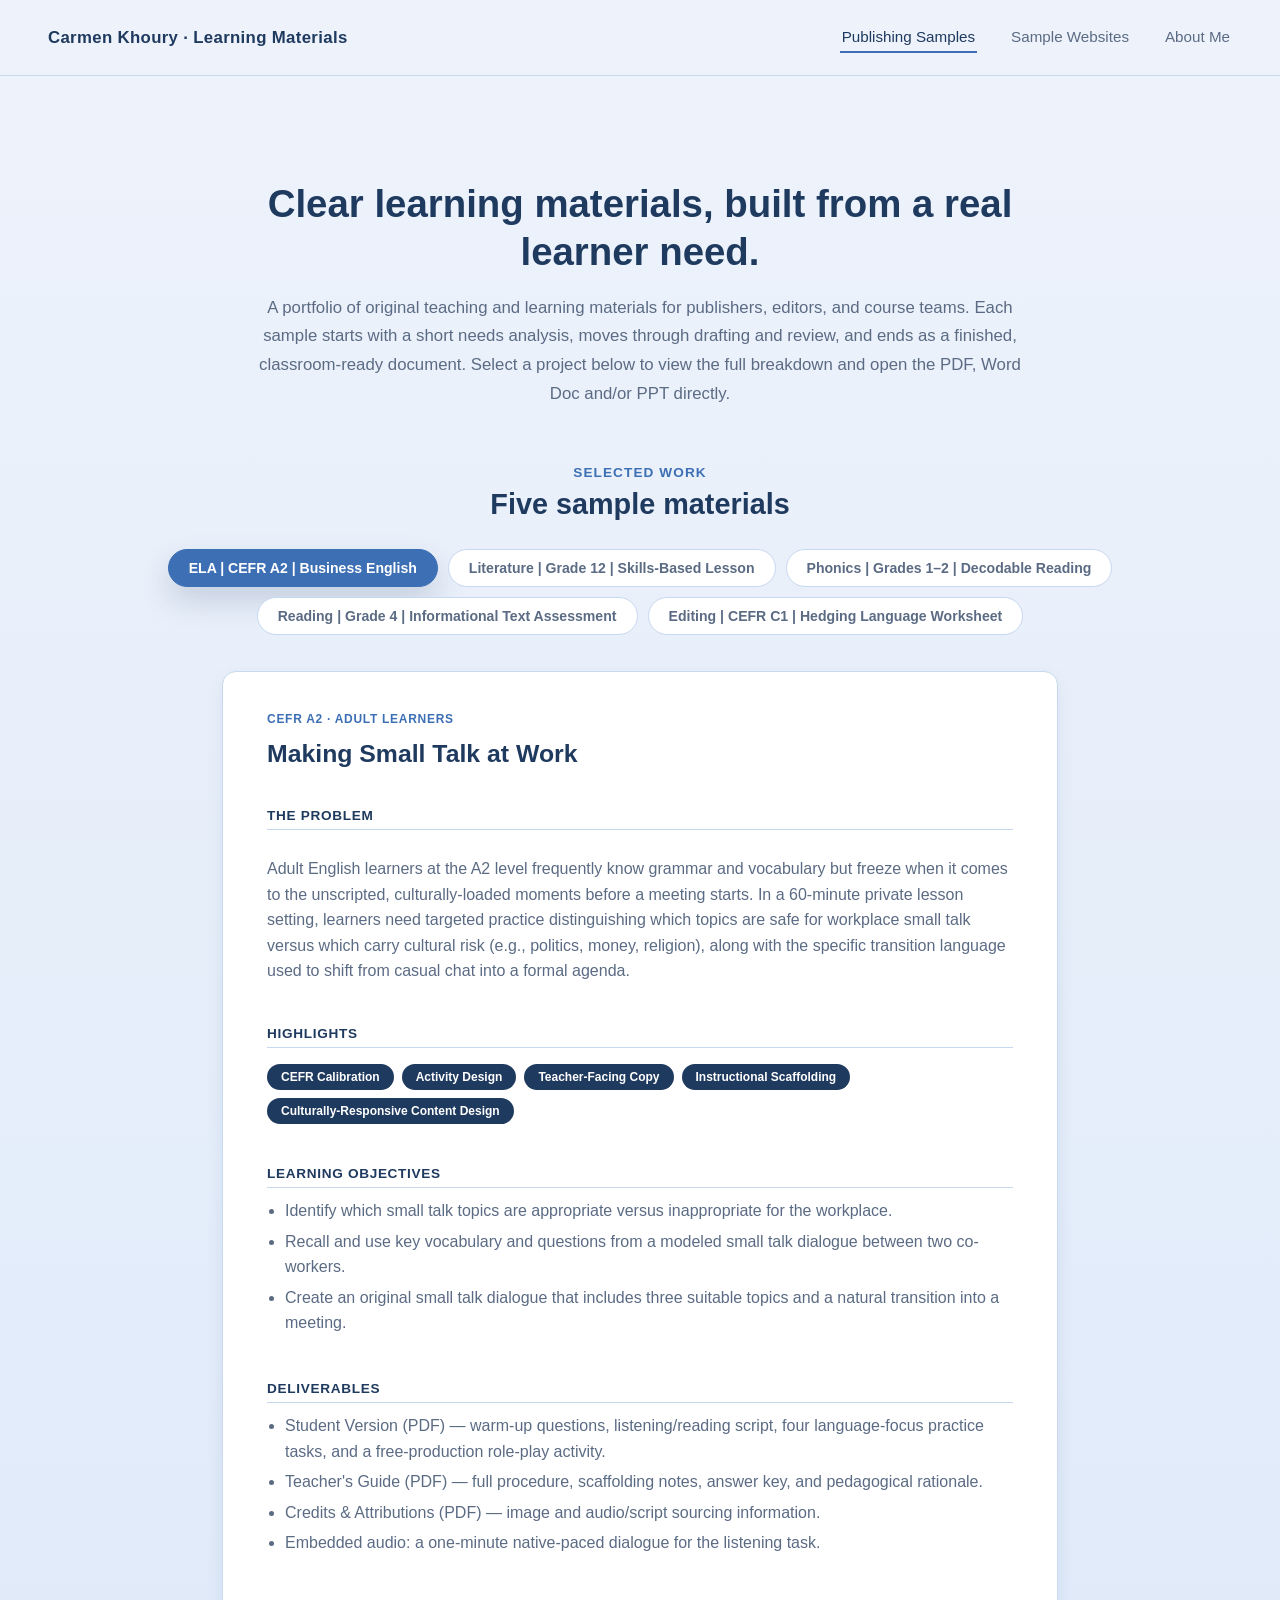
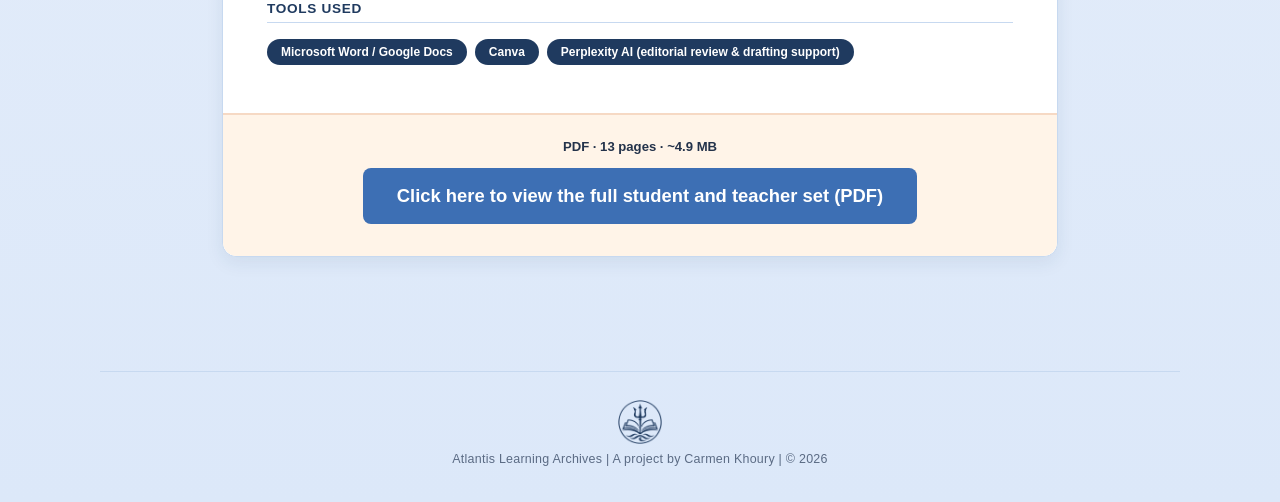
<file: index.html>
<!DOCTYPE html>
<html lang="en">
<head>
<meta charset="UTF-8" />
<meta name="viewport" content="width=device-width, initial-scale=1.0" />
<title>Publishing Samples | Carmen Khoury</title>
<link rel="stylesheet" href="styles.css?v=3" />
<style>
  .project-panel .summary,
  .project-panel .objectives-list li,
  .project-panel .materials-list li {
    font-size: 1rem;
    line-height: 1.6;
  }

  /* Full-width light-orange download band at the bottom of each panel */
  .download-band {
    margin: 28px -44px -36px;
    padding: 24px 44px 32px;
    background: #fff4e8;
    border-top: 2px solid #f6d9c4;
    border-radius: 0 0 var(--radius) var(--radius);
    text-align: center;
  }
  .download-band .file-specs {
    text-align: center;
    margin: 0 0 14px;
  }
  .download-band .pdf-button {
    display: inline-block;
    align-self: center;
    margin: 0 auto;
    padding: 16px 34px;
    font-size: 1.15rem;
    font-weight: 700;
    line-height: 1.3;
  }

  /* Two-button layout (products 3, 4 and 5) */
  .file-actions {
    display: grid;
    grid-template-columns: repeat(auto-fit, minmax(260px, 1fr));
    gap: 28px 32px;
  }
  .file-item {
    display: flex;
    flex-direction: column;
    align-items: stretch;
    gap: 14px;
  }
  .file-item .file-specs {
    margin: 0;
  }
  .file-item .pdf-button {
    margin: 0;
    align-self: stretch;
  }

  @media (max-width: 900px) {
    .download-band {
      margin: 24px -22px -26px;
      padding: 20px 22px 26px;
    }
  }
</style>
</head>
<body id="top">

<header class="site-header">
  <div class="brand">Carmen Khoury &middot; Learning Materials</div>
  <nav class="site-nav">
    <a href="index.html" class="active">Publishing Samples</a>
    <a href="sample-websites.html">Sample Websites</a>
    <a href="about.html">About Me</a>
  </nav>
</header>

<section class="hero">
  <h1>Clear learning materials, built from a real learner need.</h1>
  <p>
    A portfolio of original teaching and learning materials for publishers, editors, and course teams. Each
    sample starts with a short needs analysis, moves through drafting and review, and ends as a finished,
    classroom-ready document. Select a project below to view the full breakdown and open the PDF, Word Doc and/or PPT directly.
  </p>
</section>

<div class="section-heading">
  <span class="eyebrow">Selected Work</span>
  <h2>Five sample materials</h2>
</div>

<div class="project-tabs" role="tablist" aria-label="Portfolio projects">
  <button class="tab-button active" role="tab" aria-selected="true" aria-controls="panel-1" id="tab-1" data-target="panel-1">
    ELA | CEFR A2 | Business English
  </button>
  <button class="tab-button" role="tab" aria-selected="false" aria-controls="panel-2" id="tab-2" data-target="panel-2">
    Literature | Grade 12 | Skills-Based Lesson
  </button>
  <button class="tab-button" role="tab" aria-selected="false" aria-controls="panel-3" id="tab-3" data-target="panel-3">
    Phonics | Grades 1&ndash;2 | Decodable Reading
  </button>
  <button class="tab-button" role="tab" aria-selected="false" aria-controls="panel-4" id="tab-4" data-target="panel-4">
    Reading | Grade 4 | Informational Text Assessment
  </button>
  <button class="tab-button" role="tab" aria-selected="false" aria-controls="panel-5" id="tab-5" data-target="panel-5">
    Editing | CEFR C1 | Hedging Language Worksheet
  </button>
</div>

<div class="panel-stage">

  <div class="project-panel active" id="panel-1" role="tabpanel" aria-labelledby="tab-1">
    <span class="tag">CEFR A2 &middot; Adult Learners</span>
    <h3>Making Small Talk at Work</h3>

    <h4 class="subheading">The Problem</h4>
    <p class="summary">
      Adult English learners at the A2 level frequently know grammar and vocabulary but freeze
      when it comes to the unscripted, culturally-loaded moments before a meeting starts. In a
      60-minute private lesson setting, learners need targeted practice distinguishing which
      topics are safe for workplace small talk versus which carry cultural risk (e.g., politics,
      money, religion), along with the specific transition language used to shift from casual
      chat into a formal agenda.
    </p>

    <h4 class="subheading">Highlights</h4>
    <div class="skills-showcased">
      <span class="skill-tag">CEFR Calibration</span>
      <span class="skill-tag">Activity Design</span>
      <span class="skill-tag">Teacher-Facing Copy</span>
      <span class="skill-tag">Instructional Scaffolding</span>
      <span class="skill-tag">Culturally-Responsive Content Design</span>
    </div>

    <h4 class="subheading">Learning Objectives</h4>
    <ul class="objectives-list">
      <li>Identify which small talk topics are appropriate versus inappropriate for the workplace.</li>
      <li>Recall and use key vocabulary and questions from a modeled small talk dialogue between two co-workers.</li>
      <li>Create an original small talk dialogue that includes three suitable topics and a natural transition into a meeting.</li>
    </ul>

    <h4 class="subheading">Deliverables</h4>
    <ul class="materials-list">
      <li>Student Version (PDF) &mdash; warm-up questions, listening/reading script, four language-focus practice tasks, and a free-production role-play activity.</li>
      <li>Teacher's Guide (PDF) &mdash; full procedure, scaffolding notes, answer key, and pedagogical rationale.</li>
      <li>Credits &amp; Attributions (PDF) &mdash; image and audio/script sourcing information.</li>
      <li>Embedded audio: a one-minute native-paced dialogue for the listening task.</li>
    </ul>

    <h4 class="subheading">Tools Used</h4>
    <div class="skills-showcased">
      <span class="skill-tag">Microsoft Word / Google Docs</span>
      <span class="skill-tag">Canva</span>
      <span class="skill-tag">Perplexity AI (editorial review &amp; drafting support)</span>
    </div>

    <div class="download-band">
      <p class="file-specs">PDF &middot; 13 pages &middot; ~4.9 MB</p>
      <a class="pdf-button" href="sample-product-1.pdf" target="_blank" rel="noopener">Click here to view the full student and teacher set (PDF)</a>
    </div>
  </div>

  <div class="project-panel" id="panel-2" role="tabpanel" aria-labelledby="tab-2" hidden>
    <span class="tag">Grade 12 &middot; High School Literature</span>
    <h3>The Gift of the Magi</h3>

    <h4 class="subheading">The Problem</h4>
    <p class="summary">
      High school seniors often read literary classics passively, extracting plot without engaging
      in the language work, self-reflection, or spoken exchange that turns a story into a lasting
      lesson. In a 120-minute paired lesson, learners need structured support to decode O. Henry's
      dense, ironic vocabulary in context, process the story's twist ending critically, and connect
      it to their own lived experience through speaking and writing, not just comprehension
      questions.
    </p>

    <h4 class="subheading">Highlights</h4>
    <div class="skills-showcased">
      <span class="skill-tag">Integrated Skills Design</span>
      <span class="skill-tag">Paired Reading Structure</span>
      <span class="skill-tag">Vocabulary-in-Context</span>
      <span class="skill-tag">Literary Reflection</span>
      <span class="skill-tag">Compare/Contrast Language Focus</span>
    </div>

    <h4 class="subheading">Learning Objectives</h4>
    <ul class="objectives-list">
      <li>Use context clues to figure out the meaning of tricky words and phrases from the story.</li>
      <li>Explain how the surprise ending of "The Gift of the Magi" made them feel.</li>
      <li>Evaluate whether the characters in the story handled the situation well at the end.</li>
      <li>Compose a brief reflection about a meaningful gift-exchange experience from their own life.</li>
      <li>Compare and contrast their gift-giving experience with a partner's and with the story, using words like "similarly," "in contrast," and "unlike."</li>
    </ul>

    <h4 class="subheading">Deliverables</h4>
    <ul class="materials-list">
      <li>Student Version (PDF) &mdash; vocabulary warm-up, compare/contrast language study, paired reading activity, and a three-part reflection and sharing sequence.</li>
      <li>Teacher's Guide (PDF) &mdash; full procedure, timing breakdown, scaffolding notes, answer key, and pedagogical rationale.</li>
      <li>Paired Reading Chunks (PDF) &mdash; the story divided into alternating turns for two readers, keeping pacing and participation balanced.</li>
      <li>Credits &amp; Attributions (PDF) &mdash; public domain sourcing information for the story text.</li>
    </ul>

    <h4 class="subheading">Tools Used</h4>
    <div class="skills-showcased">
      <span class="skill-tag">Microsoft Word / Google Docs</span>
      <span class="skill-tag">Canva</span>
      <span class="skill-tag">Perplexity AI (editorial review &amp; drafting support)</span>
    </div>

    <div class="download-band">
      <p class="file-specs">PDF &middot; 18 pages &middot; ~5.1 MB</p>
      <a class="pdf-button" href="sample-product-2.pdf" target="_blank" rel="noopener">Click here to view the full student and teacher set (PDF)</a>
    </div>
  </div>

  <div class="project-panel" id="panel-3" role="tabpanel" aria-labelledby="tab-3" hidden>
    <span class="tag">Grades 1&ndash;2 &middot; Phonics</span>
    <h3>What Luke Can Do&ndash;What Luke Did Yesterday</h3>

    <h4 class="subheading">The Problem</h4>
    <p class="summary">
      First- and second-grade learners often read "-ed" words as if they had one sound, but the ending is
      spoken three ways: /t/, /d/ and /əd/. This teacher-led, 45-minute phonics lesson connects each base verb
      to its past-tense form through a short decodable story about Luke the friendly dino (inspired by my 4 year old nephew).
      Students read, sort, hear and spell the endings in context.
    </p>

    <h4 class="subheading">Highlights</h4>
    <div class="skills-showcased">
      <span class="skill-tag">Decodable reader</span>
      <span class="skill-tag">45-minute lesson</span>
      <span class="skill-tag">Grades 1&ndash;2</span>
      <span class="skill-tag">UFLI-inspired routines</span>
      <span class="skill-tag">Differentiation and extension</span>
      <span class="skill-tag">Built-in assessment</span>
    </div>

    <h4 class="subheading">Learning Objectives</h4>
    <ul class="objectives-list">
      <li>Read a base word and its "-ed" form.</li>
      <li>Listen to the last sound in the base word.</li>
      <li>Say whether "-ed" sounds like /t/, /d/ or /əd/ by listening to the last sound in the base word.</li>
      <li>Spell a sentence that includes an "-ed" word.</li>
    </ul>

    <h4 class="subheading">Deliverables</h4>
    <ul class="materials-list">
      <li>At-A-Glance (1 pg, PDF)</li>
      <li>Teacher's guide (8 pgs, PDF)</li>
      <li>Student decodable: "What Luke Can Do&ndash;What Luke Did Yesterday" (10 pgs, PDF)</li>
      <li>Teacher decodable: "What Luke Can Do&ndash;What Luke Did Yesterday" (10 slides, PPT)</li>
      <li>Credits and attributions (1 pg, PDF)</li>
    </ul>

    <h4 class="subheading">Tools Used</h4>
    <div class="skills-showcased">
      <span class="skill-tag">Perplexity AI (image generation and editorial feedback)</span>
      <span class="skill-tag">UFLI Foundations (inspiration and guidance)</span>
      <span class="skill-tag">Microsoft Word and PDF export</span>
      <span class="skill-tag">PowerPoint</span>
      <span class="skill-tag">Canva</span>
    </div>

    <div class="download-band">
      <div class="file-actions">
        <div class="file-item">
          <p class="file-specs">PDF &middot; 20 pages &middot; ~2.0 MB</p>
          <a class="pdf-button" href="sample-product-3.pdf" target="_blank" rel="noopener">Click here to view the teacher's guide and student decodable (PDF)</a>
        </div>
        <div class="file-item">
          <p class="file-specs">PPT &middot; 10 slides &middot; ~17.0 MB</p>
          <a class="pdf-button" href="sample-product-3.pptx" download>Click here to download the teacher decodable slides (PPT)</a>
        </div>
      </div>
    </div>
  </div>

  <div class="project-panel" id="panel-4" role="tabpanel" aria-labelledby="tab-4" hidden>
    <span class="tag">Grade 4 &middot; Informational Reading</span>
    <h3>Grade 4 Informational Reading Assessment: Learning to Prepare Food</h3>

    <h4 class="subheading">The Problem</h4>
    <p class="summary">
      Fourth-grade readers often struggle to separate a text's main idea from interesting but minor details, and to
      explain how key details support it. This 20&ndash;25-minute assessment uses an original informational passage
      with paragraph and line labels. It asks eight selected-response questions aligned to RI.4.2: main idea,
      supporting details, and summarizing.
    </p>

    <h4 class="subheading">Highlights</h4>
    <div class="skills-showcased">
      <span class="skill-tag">RI.4.2 alignment</span>
      <span class="skill-tag">Original informational passage</span>
      <span class="skill-tag">Item writing</span>
      <span class="skill-tag">Distractor rationales</span>
      <span class="skill-tag">Answer key and scoring notes</span>
    </div>

    <h4 class="subheading">Learning Objectives</h4>
    <ul class="objectives-list">
      <li>Determine the main idea of an informational text.</li>
      <li>Identify key details that support the main idea.</li>
      <li>Select relevant details for a summary.</li>
    </ul>

    <h4 class="subheading">Deliverables</h4>
    <ul class="materials-list">
      <li>Student Assessment (3 pgs, PDF) &mdash; directions, labeled reading passage, and eight selected-response questions.</li>
      <li>Teacher Version (6 pgs, PDF) &mdash; at-a-glance page, assessment design notes, item analysis with distractor rationales, answer key, scoring guidance, and credits.</li>
    </ul>

    <h4 class="subheading">Tools Used</h4>
    <div class="skills-showcased">
      <span class="skill-tag">Perplexity AI (passage drafting and editorial feedback)</span>
      <span class="skill-tag">Microsoft Word and PDF export</span>
      <span class="skill-tag">Canva</span>
    </div>

    <div class="download-band">
      <div class="file-actions">
        <div class="file-item">
          <p class="file-specs">PDF &middot; 3 pages &middot; ~0.2 MB</p>
          <a class="pdf-button" href="sample-product-4-student-assessment.pdf" target="_blank" rel="noopener">Click here to view the Student Assessment (PDF)</a>
        </div>
        <div class="file-item">
          <p class="file-specs">PDF &middot; 6 pages &middot; ~0.3 MB</p>
          <a class="pdf-button" href="sample-product-4-teacher-version.pdf" target="_blank" rel="noopener">Click here to view the Teacher Version with answer key (PDF)</a>
        </div>
      </div>
    </div>
  </div>

  <div class="project-panel" id="panel-5" role="tabpanel" aria-labelledby="tab-5" hidden>
    <span class="tag">CEFR C1 &middot; Adult Learners &middot; Editing Sample</span>
    <h3>Sounding Cautious in Academic and Professional Discussions: A Before-and-After Edit</h3>

    <h4 class="subheading">The Problem</h4>
    <p class="summary">
      Advanced English learners at the C1 level often sound blunt or overconfident in workplace and academic writing
      because they have not learned to soften claims with hedging language (e.g., <em>may</em>, <em>seem</em>,
      <em>arguably</em>). This 45-minute worksheet arrived with an objective that could not be observed, tasks in an order
      that did not build knowledge, two errors in the language box, unclear instructions, and a reading extract with no
      hedging in it. The edit rebuilds the lesson into a clear sequence and shows every change, with comments explaining
      the reasoning.
    </p>

    <h4 class="subheading">Highlights</h4>
    <div class="skills-showcased">
      <span class="skill-tag">Developmental Editing</span>
      <span class="skill-tag">Copyediting</span>
      <span class="skill-tag">Tracked Changes and Comments</span>
      <span class="skill-tag">Lesson Sequencing</span>
      <span class="skill-tag">Content Accuracy Review</span>
      <span class="skill-tag">Answer Key Revision</span>
    </div>

    <h4 class="subheading">Learning Objectives</h4>
    <ul class="objectives-list">
      <li>Identify hedging-related vocabulary to complete sentences.</li>
      <li>Illustrate the use of hedging language in an extract of a report.</li>
      <li>Compose a 250-word report that uses hedging vocabulary to describe a personal work or school experience.</li>
    </ul>

    <h4 class="subheading">Deliverables</h4>
    <ul class="materials-list">
      <li>Original Version (1 pg) &mdash; the flawed worksheet as first drafted.</li>
      <li>Edited Version with Comments (4 pgs) &mdash; tracked changes and margin comments explaining the key decisions.</li>
      <li>Revised Final Version (3 pgs) &mdash; the student-ready worksheet with a corrected answer key.</li>
      <li>Available as one complete package in two formats: a PDF to view and a Word document to download.</li>
    </ul>

    <h4 class="subheading">Tools Used</h4>
    <div class="skills-showcased">
      <span class="skill-tag">Microsoft Word (Track Changes and Comments)</span>
      <span class="skill-tag">Perplexity AI (draft generation and editorial feedback)</span>
      <span class="skill-tag">PDF export</span>
    </div>

    <div class="download-band">
      <div class="file-actions">
        <div class="file-item">
          <p class="file-specs">PDF &middot; 14 pages &middot; ~0.4 MB</p>
          <a class="pdf-button" href="sample-product-5.pdf" target="_blank" rel="noopener">Click here to view the complete editing package (PDF)</a>
        </div>
        <div class="file-item">
          <p class="file-specs">Word &middot; 14 pages &middot; ~0.1 MB</p>
          <a class="pdf-button" href="sample-product-5.docx" download>Click here to download the complete editing package (Word)</a>
        </div>
      </div>
    </div>
  </div>

</div>

<footer class="site-footer">
  <p class="atlantis-credit"><img src="assets/img/atlantis-insignia.png?v=2" alt="Atlantis Learning Archives insignia"><span>Atlantis Learning Archives | A project by Carmen Khoury | © 2026</span></p>
</footer>

<script>
  document.addEventListener('DOMContentLoaded', function () {
    var tabs = document.querySelectorAll('.tab-button');
    var panels = document.querySelectorAll('.project-panel');

    tabs.forEach(function (tab) {
      tab.addEventListener('click', function () {
        var targetId = tab.getAttribute('data-target');

        tabs.forEach(function (t) {
          t.classList.remove('active');
          t.setAttribute('aria-selected', 'false');
        });
        panels.forEach(function (p) {
          p.classList.remove('active');
          p.setAttribute('hidden', '');
        });

        tab.classList.add('active');
        tab.setAttribute('aria-selected', 'true');

        var targetPanel = document.getElementById(targetId);
        if (targetPanel) {
          targetPanel.classList.add('active');
          targetPanel.removeAttribute('hidden');
        }
      });
    });
  });
</script>

</body>
</html>
</file>
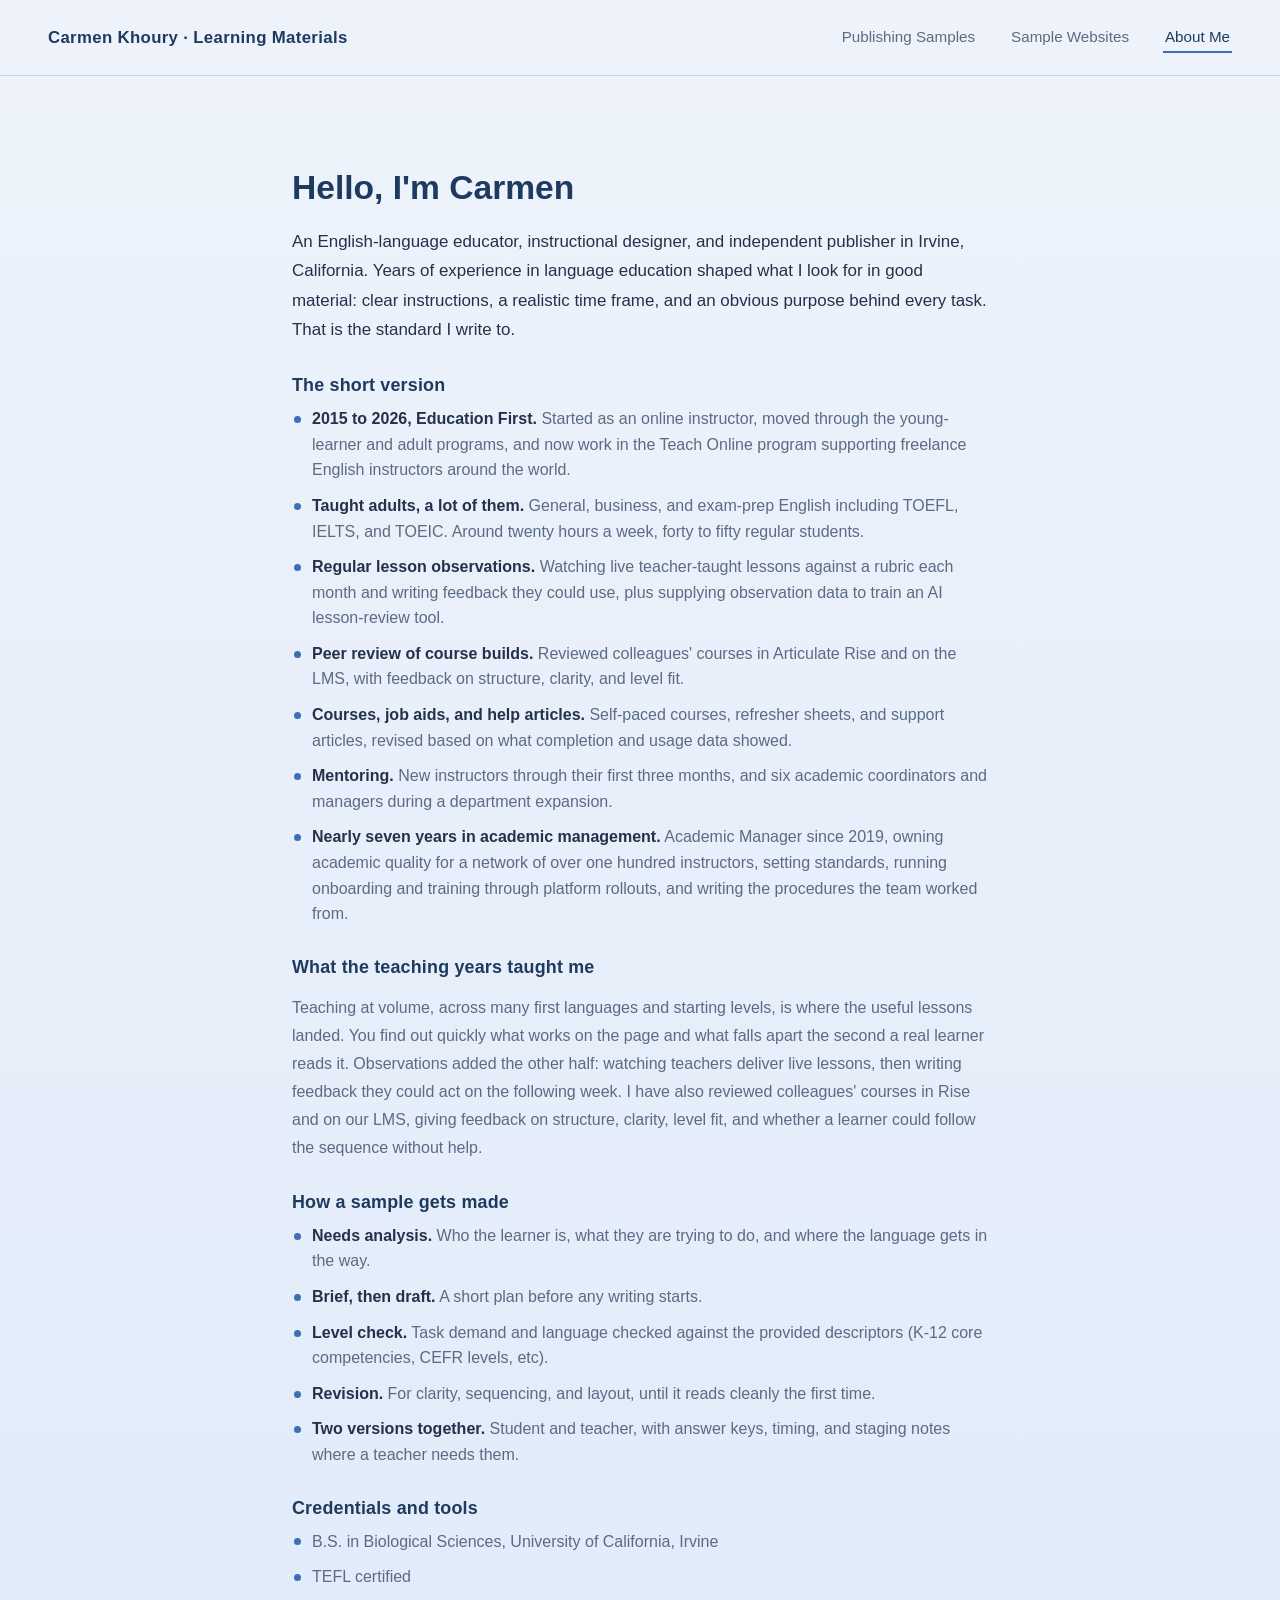
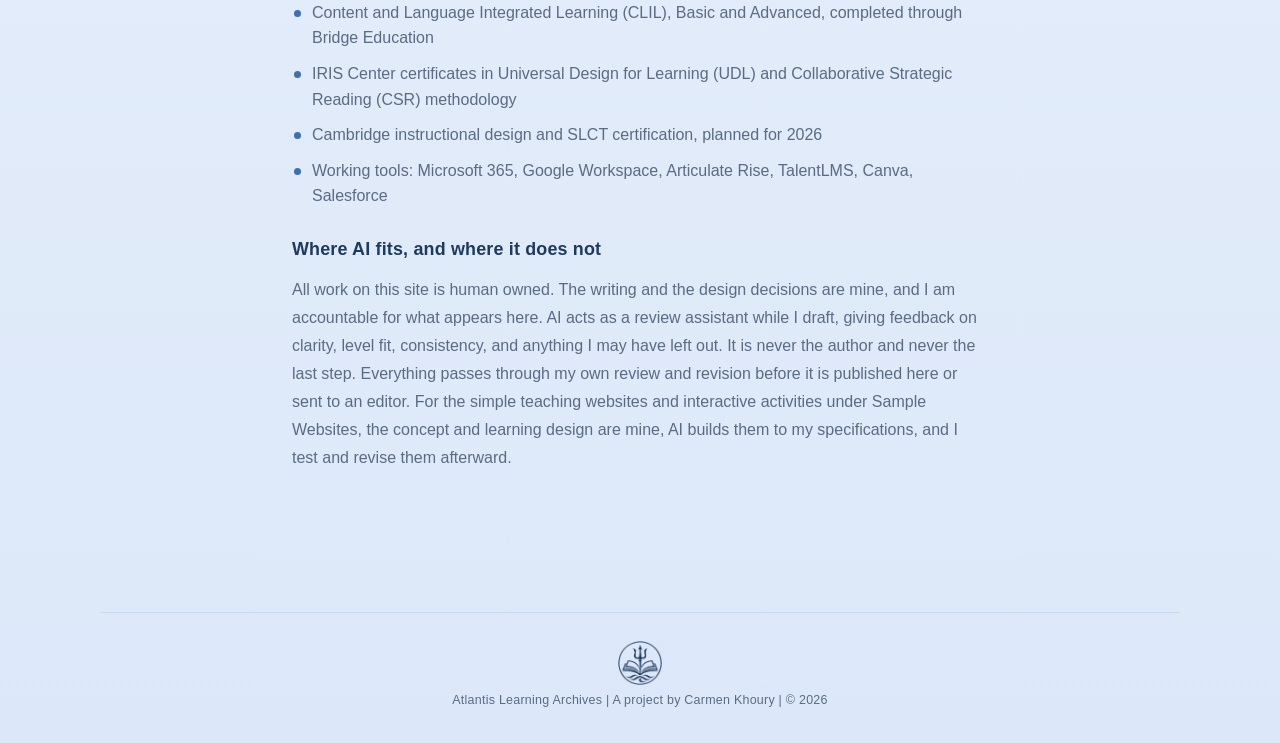
<file: about.html>
<!DOCTYPE html>
<html lang="en">
<head>
<meta charset="UTF-8" />
<meta name="viewport" content="width=device-width, initial-scale=1.0" />
<title>About Me | Carmen Khoury</title>
<link rel="stylesheet" href="styles.css?v=3" />
</head>
<body>

<header class="site-header">
  <div class="brand">Carmen Khoury &middot; Learning Materials</div>
  <nav class="site-nav">
    <a href="index.html">Publishing Samples</a>
    <a href="sample-websites.html">Sample Websites</a>
    <a href="about.html" class="active">About Me</a>
  </nav>
</header>

<div class="page-content">
  <h1>Hello, I'm Carmen</h1>

  <p class="lede">
    An English-language educator, instructional designer, and independent publisher in Irvine, California. Years of experience in
    language education shaped what I look for in good material: clear instructions, a realistic time frame, and an
    obvious purpose behind every task. That is the standard I write to.
  </p>

  <h2>The short version</h2>
  <ul class="facts">
    <li><strong>2015 to 2026, Education First.</strong> Started as an online instructor, moved through the
      young-learner and adult programs, and now work in the Teach Online program supporting freelance English
      instructors around the world.</li>
    <li><strong>Taught adults, a lot of them.</strong> General, business, and exam-prep English including TOEFL,
      IELTS, and TOEIC. Around twenty hours a week, forty to fifty regular students.</li>
    <li><strong>Regular lesson observations.</strong> Watching live teacher-taught lessons against a rubric each
      month and writing feedback they could use, plus supplying observation data to train an AI lesson-review
      tool.</li>
    <li><strong>Peer review of course builds.</strong> Reviewed colleagues' courses in Articulate Rise and on the
      LMS, with feedback on structure, clarity, and level fit.</li>
    <li><strong>Courses, job aids, and help articles.</strong> Self-paced courses, refresher sheets, and support
      articles, revised based on what completion and usage data showed.</li>
    <li><strong>Mentoring.</strong> New instructors through their first three months, and six academic
      coordinators and managers during a department expansion.</li>
    <li><strong>Nearly seven years in academic management.</strong> Academic Manager since 2019, owning academic
      quality for a network of over one hundred instructors, setting standards, running onboarding and training
      through platform rollouts, and writing the procedures the team worked from.</li>
  </ul>

  <h2>What the teaching years taught me</h2>
  <p>
    Teaching at volume, across many first languages and starting levels, is where the useful lessons landed. You
    find out quickly what works on the page and what falls apart the second a real learner reads it. Observations
    added the other half: watching teachers deliver live lessons, then writing feedback they could act on the
    following week. I have also reviewed colleagues' courses in Rise and on our LMS, giving feedback on structure,
    clarity, level fit, and whether a learner could follow the sequence without help.
  </p>

  <h2>How a sample gets made</h2>
  <ul class="facts">
    <li><strong>Needs analysis.</strong> Who the learner is, what they are trying to do, and where the language
      gets in the way.</li>
    <li><strong>Brief, then draft.</strong> A short plan before any writing starts.</li>
    <li><strong>Level check.</strong> Task demand and language checked against the provided descriptors (K-12 core competencies, CEFR levels, etc).</li>
    <li><strong>Revision.</strong> For clarity, sequencing, and layout, until it reads cleanly the first time.</li>
    <li><strong>Two versions together.</strong> Student and teacher, with answer keys, timing, and staging notes
      where a teacher needs them.</li>
  </ul>

  <h2>Credentials and tools</h2>
  <ul class="facts">
    <li>B.S. in Biological Sciences, University of California, Irvine</li>
    <li>TEFL certified</li>
    <li>Content and Language Integrated Learning (CLIL), Basic and Advanced, completed through Bridge
      Education</li>
    <li>IRIS Center certificates in Universal Design for Learning (UDL) and Collaborative Strategic Reading (CSR)
      methodology</li>
    <li>Cambridge instructional design and SLCT certification, planned for 2026</li>
    <li>Working tools: Microsoft 365, Google Workspace, Articulate Rise, TalentLMS, Canva, Salesforce</li>
  </ul>

  <h2>Where AI fits, and where it does not</h2>
  <p>
    All work on this site is human owned. The writing and the design decisions are mine, and I am accountable for
    what appears here. AI acts as a review assistant while I draft, giving feedback on clarity, level fit,
    consistency, and anything I may have left out. It is never the author and never the last step. Everything
    passes through my own review and revision before it is published here or sent to an editor. For the simple
    teaching websites and interactive activities under Sample Websites, the concept and learning design are mine,
    AI builds them to my specifications, and I test and revise them afterward.
  </p>
</div>

<footer class="site-footer">
  <p class="atlantis-credit"><img src="assets/img/atlantis-insignia.png?v=2" alt="Atlantis Learning Archives insignia"><span>Atlantis Learning Archives | A project by Carmen Khoury | © 2026</span></p>
</footer>

</body>
</html>
</file>
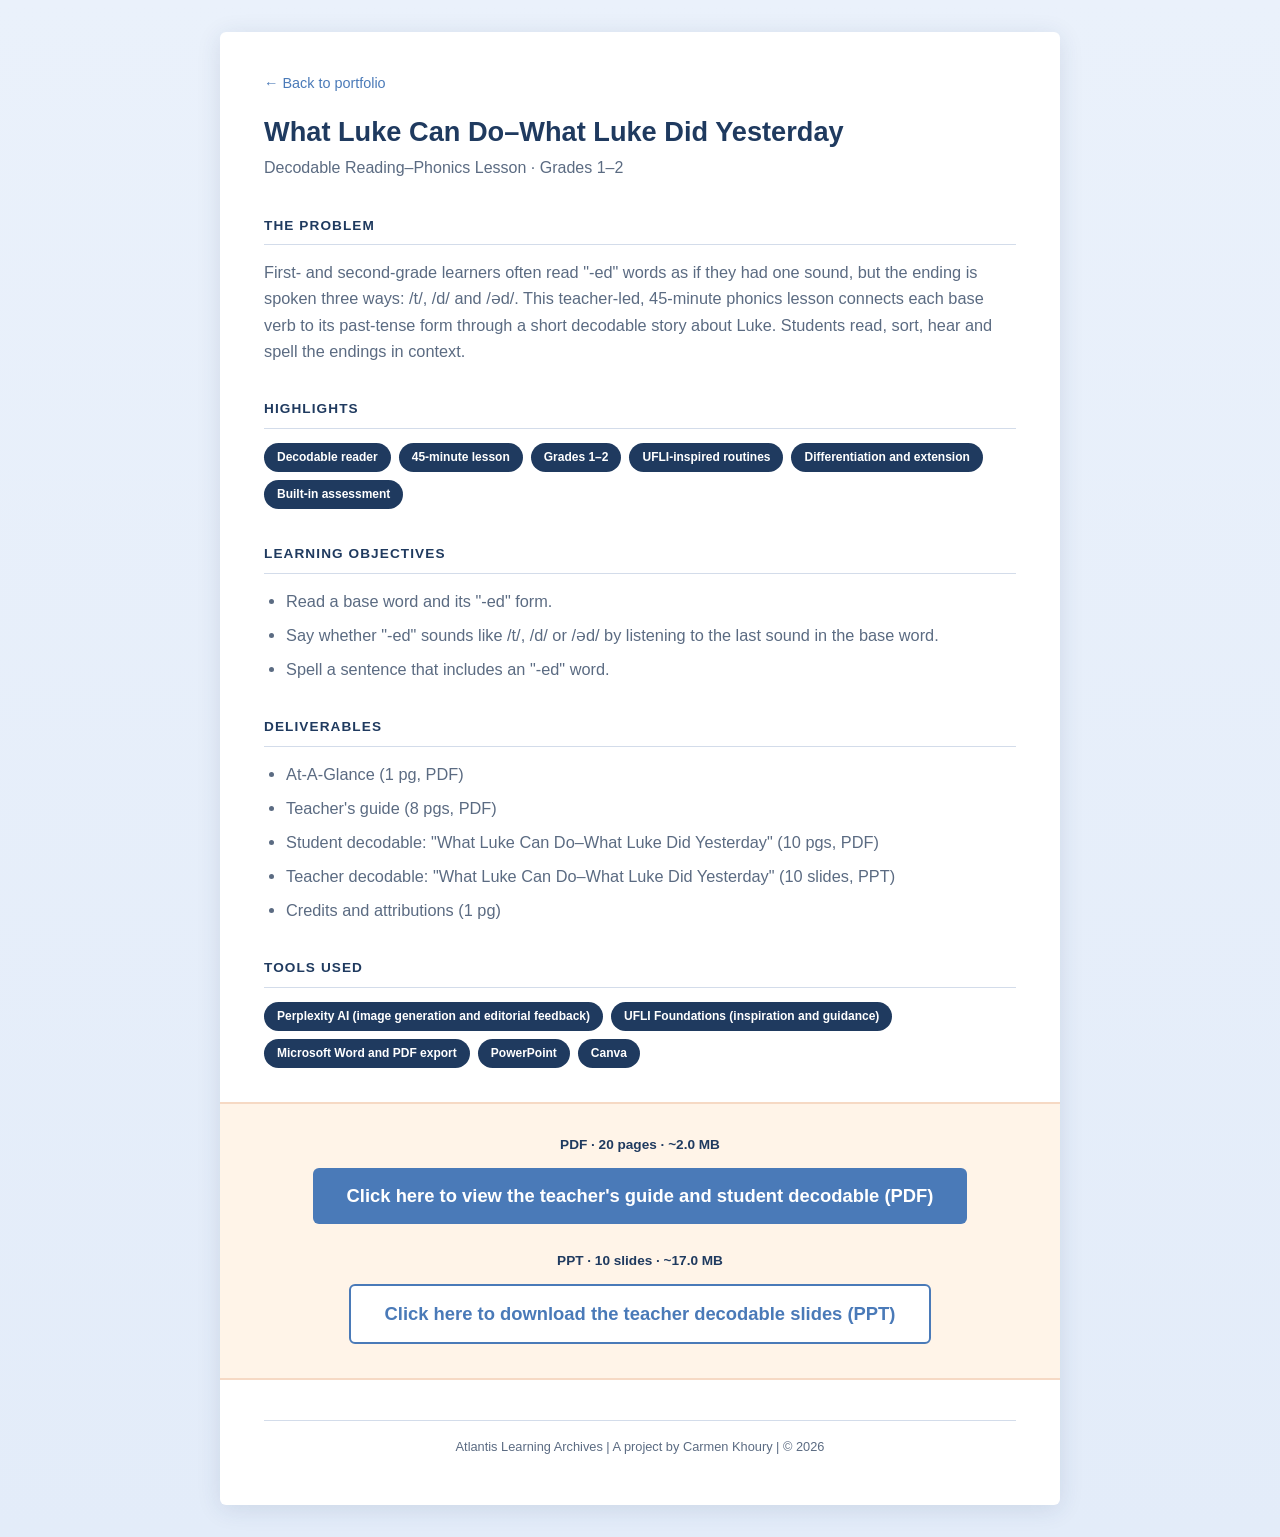
<file: sample-product-3.html>
<!DOCTYPE html>
<html lang="en">
<head>
  <meta charset="UTF-8">
  <meta name="viewport" content="width=device-width, initial-scale=1">
  <title>What Luke Can Do–What Luke Did Yesterday | Atlantis Learning Archives</title>
  <style>
    :root {
      --navy: #1f3a5f;
      --blue: #4a7ab8;
      --blue-dark: #3a6199;
      --text: #5b6b82;
      --line: #d3dcea;
      --bg: #e3ecf9;
    }
    * { box-sizing: border-box; }
    body {
      margin: 0;
      font-family: "Segoe UI", Arial, sans-serif;
      color: var(--text);
      background: linear-gradient(180deg, #eaf1fb 0%, var(--bg) 100%);
      line-height: 1.6;
    }
    .page {
      max-width: 840px;
      margin: 32px auto;
      padding: 40px 44px 48px;
      background: #fff;
      border-radius: 6px;
      box-shadow: 0 4px 24px rgba(31, 58, 95, 0.12);
    }
    .back { font-size: 0.9rem; margin-bottom: 20px; }
    .back a { color: var(--blue); text-decoration: none; }
    .back a:hover { text-decoration: underline; }
    h1 {
      color: var(--navy);
      font-size: 1.7rem;
      line-height: 1.25;
      margin: 0 0 6px;
    }
    .subtitle { margin: 0 0 28px; font-size: 1rem; }
    h2 {
      color: var(--navy);
      font-size: 0.85rem;
      letter-spacing: 0.08em;
      text-transform: uppercase;
      margin: 34px 0 14px;
      padding-bottom: 8px;
      border-bottom: 1px solid var(--line);
    }
    p { margin: 0 0 12px; font-size: 1.02rem; }
    ul { margin: 0; padding-left: 22px; }
    li { margin-bottom: 8px; font-size: 1.02rem; }
    .pills { display: flex; flex-wrap: wrap; gap: 8px; padding: 0; margin: 0; list-style: none; }
    .pills li {
      margin: 0;
      padding: 5px 13px;
      border-radius: 999px;
      background: var(--navy);
      color: #fff;
      font-size: 0.75rem;
      font-weight: 700;
    }
    .download-band {
      margin: 34px -44px 0;
      padding: 24px 44px 14px;
      background: #fff4e8;
      border-top: 2px solid #f6d9c4;
      border-bottom: 2px solid #f6d9c4;
      text-align: center;
    }
    .file-line {
      margin: 6px 0 12px;
      color: var(--navy);
      font-size: 0.85rem;
      font-weight: 700;
      text-align: center;
    }
    .button {
      display: inline-block;
      margin: 0 auto 20px;
      padding: 16px 34px;
      border-radius: 6px;
      background: var(--blue);
      color: #fff;
      font-size: 1.15rem;
      font-weight: 700;
      line-height: 1.3;
      text-decoration: none;
    }
    .button:hover, .button:focus { background: var(--blue-dark); }
    .button.secondary { background: #fff; color: var(--blue); border: 2px solid var(--blue); }
    .button.secondary:hover, .button.secondary:focus { background: #f0f5fc; }
    footer {
      margin-top: 40px;
      padding-top: 16px;
      border-top: 1px solid var(--line);
      font-size: 0.8rem;
      text-align: center;
    }
    @media (max-width: 600px) {
      .page { margin: 0; padding: 28px 20px 36px; border-radius: 0; }
      h1 { font-size: 1.4rem; }
      .download-band { margin: 30px -20px 0; padding: 20px 20px 10px; }
    }
  </style>
</head>
<body>
  <main class="page">
    <div class="back"><a href="index.html">&larr; Back to portfolio</a></div>

    <h1>What Luke Can Do–What Luke Did Yesterday</h1>
    <p class="subtitle">Decodable Reading–Phonics Lesson · Grades 1–2</p>

    <h2>The Problem</h2>
    <p>First- and second-grade learners often read "-ed" words as if they had one sound, but the ending is spoken three ways: /t/, /d/ and /əd/. This teacher-led, 45-minute phonics lesson connects each base verb to its past-tense form through a short decodable story about Luke. Students read, sort, hear and spell the endings in context.</p>

    <h2>Highlights</h2>
    <ul class="pills">
      <li>Decodable reader</li>
      <li>45-minute lesson</li>
      <li>Grades 1–2</li>
      <li>UFLI-inspired routines</li>
      <li>Differentiation and extension</li>
      <li>Built-in assessment</li>
    </ul>

    <h2>Learning Objectives</h2>
    <ul>
      <li>Read a base word and its "-ed" form.</li>
      <li>Say whether "-ed" sounds like /t/, /d/ or /əd/ by listening to the last sound in the base word.</li>
      <li>Spell a sentence that includes an "-ed" word.</li>
    </ul>

    <h2>Deliverables</h2>
    <ul>
      <li>At-A-Glance (1 pg, PDF)</li>
      <li>Teacher's guide (8 pgs, PDF)</li>
      <li>Student decodable: "What Luke Can Do–What Luke Did Yesterday" (10 pgs, PDF)</li>
      <li>Teacher decodable: "What Luke Can Do–What Luke Did Yesterday" (10 slides, PPT)</li>
      <li>Credits and attributions (1 pg)</li>
    </ul>

    <h2>Tools Used</h2>
    <ul class="pills">
      <li>Perplexity AI (image generation and editorial feedback)</li>
      <li>UFLI Foundations (inspiration and guidance)</li>
      <li>Microsoft Word and PDF export</li>
      <li>PowerPoint</li>
      <li>Canva</li>
    </ul>

    <div class="download-band">
      <p class="file-line">PDF · 20 pages · ~2.0 MB</p>
      <a class="button" href="sample-product-3.pdf" target="_blank" rel="noopener">Click here to view the teacher's guide and student decodable (PDF)</a>

      <p class="file-line">PPT · 10 slides · ~17.0 MB</p>
      <a class="button secondary" href="sample-product-3.pptx" download>Click here to download the teacher decodable slides (PPT)</a>
    </div>

    <footer>Atlantis Learning Archives | A project by Carmen Khoury | © 2026</footer>
  </main>
</body>
</html>
</file>
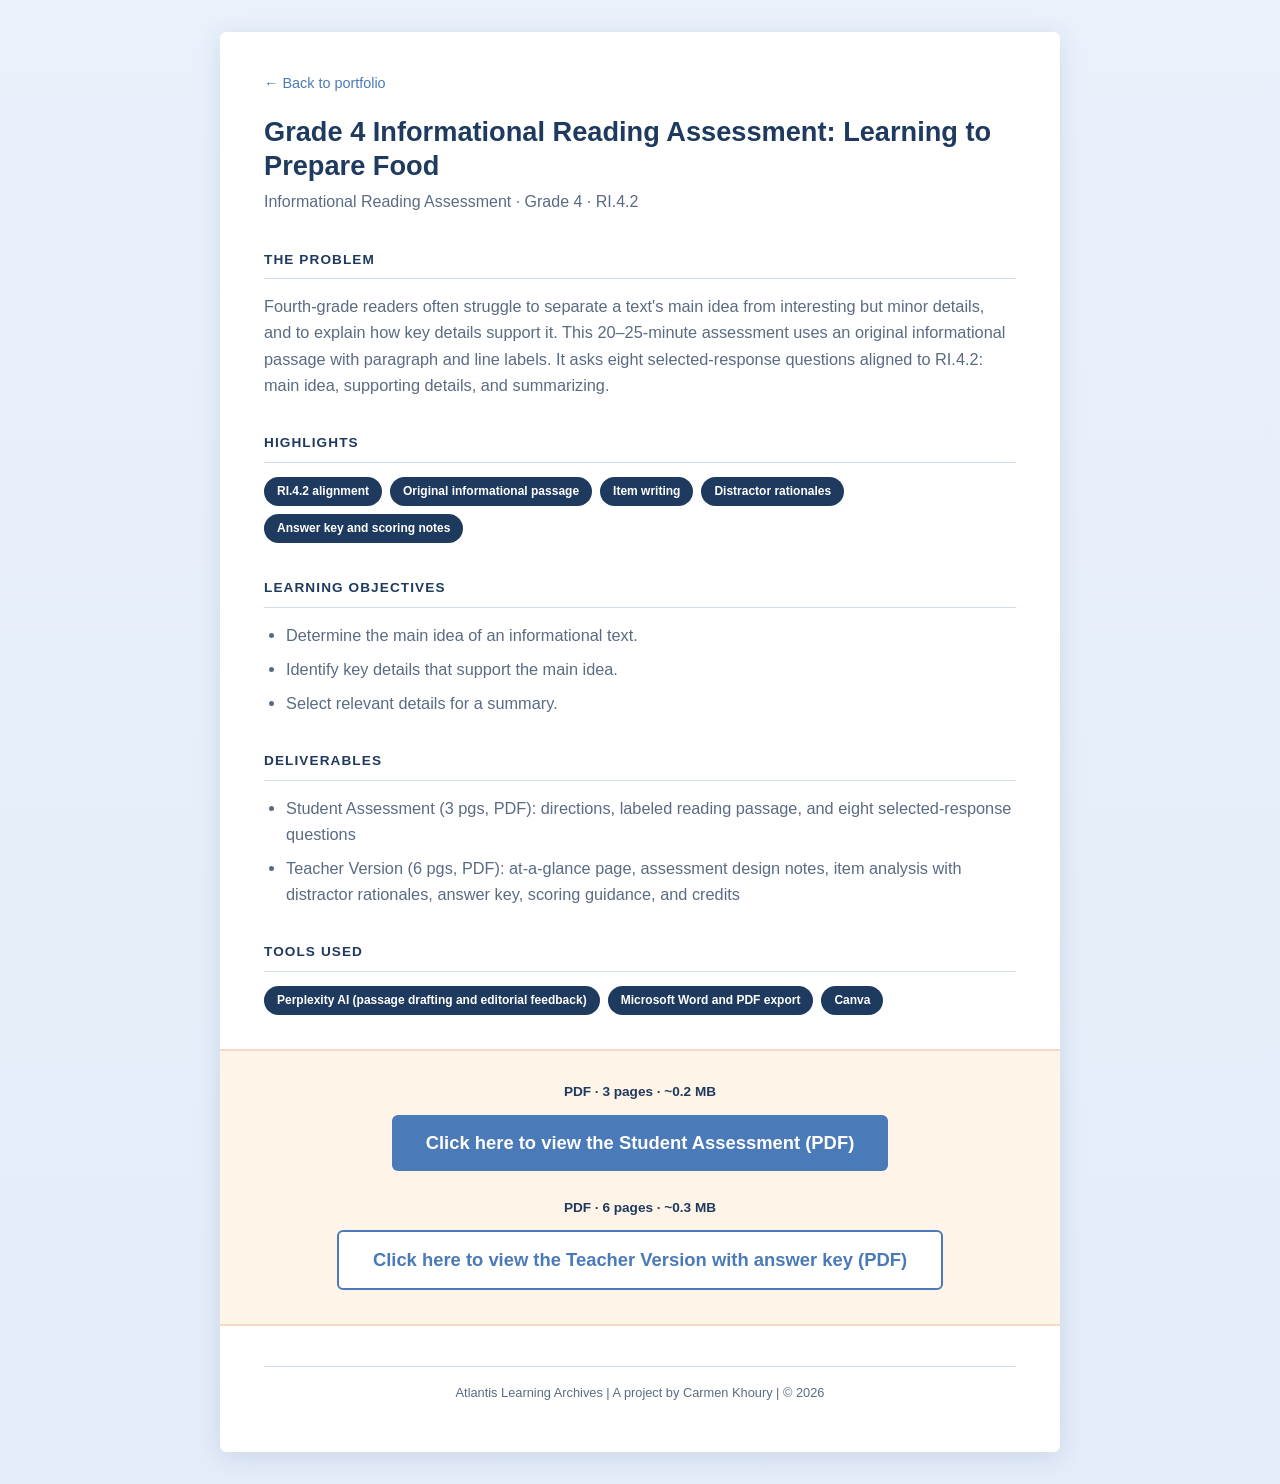
<file: sample-product-4.html>
<!DOCTYPE html>
<html lang="en">
<head>
  <meta charset="UTF-8">
  <meta name="viewport" content="width=device-width, initial-scale=1">
  <title>Grade 4 Informational Reading Assessment: Learning to Prepare Food | Atlantis Learning Archives</title>
  <style>
    :root {
      --navy: #1f3a5f;
      --blue: #4a7ab8;
      --blue-dark: #3a6199;
      --text: #5b6b82;
      --line: #d3dcea;
      --bg: #e3ecf9;
    }
    * { box-sizing: border-box; }
    body {
      margin: 0;
      font-family: "Segoe UI", Arial, sans-serif;
      color: var(--text);
      background: linear-gradient(180deg, #eaf1fb 0%, var(--bg) 100%);
      line-height: 1.6;
    }
    .page {
      max-width: 840px;
      margin: 32px auto;
      padding: 40px 44px 48px;
      background: #fff;
      border-radius: 6px;
      box-shadow: 0 4px 24px rgba(31, 58, 95, 0.12);
    }
    .back { font-size: 0.9rem; margin-bottom: 20px; }
    .back a { color: var(--blue); text-decoration: none; }
    .back a:hover { text-decoration: underline; }
    h1 {
      color: var(--navy);
      font-size: 1.7rem;
      line-height: 1.25;
      margin: 0 0 6px;
    }
    .subtitle { margin: 0 0 28px; font-size: 1rem; }
    h2 {
      color: var(--navy);
      font-size: 0.85rem;
      letter-spacing: 0.08em;
      text-transform: uppercase;
      margin: 34px 0 14px;
      padding-bottom: 8px;
      border-bottom: 1px solid var(--line);
    }
    p { margin: 0 0 12px; font-size: 1.02rem; }
    ul { margin: 0; padding-left: 22px; }
    li { margin-bottom: 8px; font-size: 1.02rem; }
    .pills { display: flex; flex-wrap: wrap; gap: 8px; padding: 0; margin: 0; list-style: none; }
    .pills li {
      margin: 0;
      padding: 5px 13px;
      border-radius: 999px;
      background: var(--navy);
      color: #fff;
      font-size: 0.75rem;
      font-weight: 700;
    }
    .download-band {
      margin: 34px -44px 0;
      padding: 24px 44px 14px;
      background: #fff4e8;
      border-top: 2px solid #f6d9c4;
      border-bottom: 2px solid #f6d9c4;
      text-align: center;
    }
    .file-line {
      margin: 6px 0 12px;
      color: var(--navy);
      font-size: 0.85rem;
      font-weight: 700;
      text-align: center;
    }
    .button {
      display: inline-block;
      margin: 0 auto 20px;
      padding: 16px 34px;
      border-radius: 6px;
      background: var(--blue);
      color: #fff;
      font-size: 1.15rem;
      font-weight: 700;
      line-height: 1.3;
      text-decoration: none;
    }
    .button:hover, .button:focus { background: var(--blue-dark); }
    .button.secondary { background: #fff; color: var(--blue); border: 2px solid var(--blue); }
    .button.secondary:hover, .button.secondary:focus { background: #f0f5fc; }
    footer {
      margin-top: 40px;
      padding-top: 16px;
      border-top: 1px solid var(--line);
      font-size: 0.8rem;
      text-align: center;
    }
    @media (max-width: 600px) {
      .page { margin: 0; padding: 28px 20px 36px; border-radius: 0; }
      h1 { font-size: 1.4rem; }
      .download-band { margin: 30px -20px 0; padding: 20px 20px 10px; }
    }
  </style>
</head>
<body>
  <main class="page">
    <div class="back"><a href="index.html">&larr; Back to portfolio</a></div>

    <h1>Grade 4 Informational Reading Assessment: Learning to Prepare Food</h1>
    <p class="subtitle">Informational Reading Assessment · Grade 4 · RI.4.2</p>

    <h2>The Problem</h2>
    <p>Fourth-grade readers often struggle to separate a text's main idea from interesting but minor details, and to explain how key details support it. This 20–25-minute assessment uses an original informational passage with paragraph and line labels. It asks eight selected-response questions aligned to RI.4.2: main idea, supporting details, and summarizing.</p>

    <h2>Highlights</h2>
    <ul class="pills">
      <li>RI.4.2 alignment</li>
      <li>Original informational passage</li>
      <li>Item writing</li>
      <li>Distractor rationales</li>
      <li>Answer key and scoring notes</li>
    </ul>

    <h2>Learning Objectives</h2>
    <ul>
      <li>Determine the main idea of an informational text.</li>
      <li>Identify key details that support the main idea.</li>
      <li>Select relevant details for a summary.</li>
    </ul>

    <h2>Deliverables</h2>
    <ul>
      <li>Student Assessment (3 pgs, PDF): directions, labeled reading passage, and eight selected-response questions</li>
      <li>Teacher Version (6 pgs, PDF): at-a-glance page, assessment design notes, item analysis with distractor rationales, answer key, scoring guidance, and credits</li>
    </ul>

    <h2>Tools Used</h2>
    <ul class="pills">
      <li>Perplexity AI (passage drafting and editorial feedback)</li>
      <li>Microsoft Word and PDF export</li>
      <li>Canva</li>
    </ul>

    <div class="download-band">
      <p class="file-line">PDF · 3 pages · ~0.2 MB</p>
      <a class="button" href="sample-product-4-student-assessment.pdf" target="_blank" rel="noopener">Click here to view the Student Assessment (PDF)</a>

      <p class="file-line">PDF · 6 pages · ~0.3 MB</p>
      <a class="button secondary" href="sample-product-4-teacher-version.pdf" target="_blank" rel="noopener">Click here to view the Teacher Version with answer key (PDF)</a>
    </div>

    <footer>Atlantis Learning Archives | A project by Carmen Khoury | © 2026</footer>
  </main>
</body>
</html>
</file>
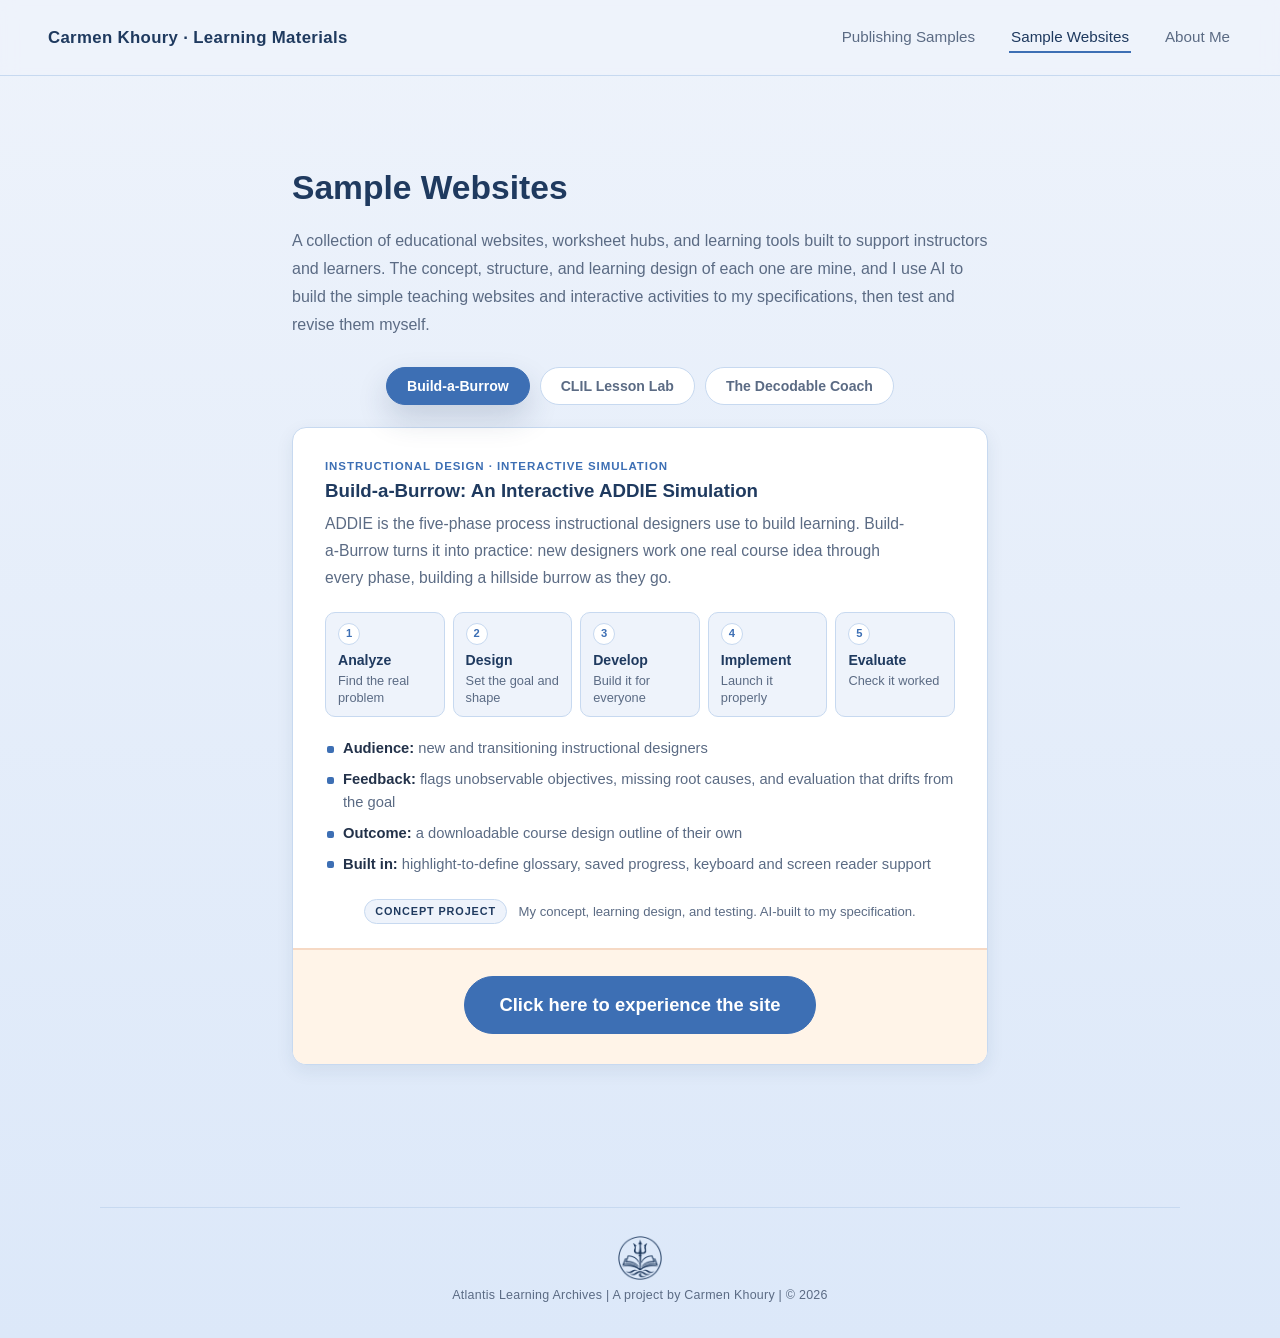
<file: sample-websites.html>
<!DOCTYPE html>
<html lang="en">
<head>
<meta charset="UTF-8" />
<meta name="viewport" content="width=device-width, initial-scale=1.0" />
<title>Sample Websites | Carmen Khoury</title>
<link rel="stylesheet" href="styles.css?v=3" />
<style>
  .site-tabs { padding: 0; margin: 28px auto 22px; justify-content: center; max-width: none; }
  .site-tabs .tab-button:focus-visible { outline: 2px solid var(--accent-dark); outline-offset: 3px; }
  .site-panel[hidden] { display: none; }
  .site-panel { animation: panel-fade-in 0.3s ease; overflow: hidden; }
  @media (prefers-reduced-motion: reduce) { .site-panel { animation: none; } }

  /* Light-orange band behind the site button, matching the Publishing Samples download bands */
  .site-band {
    margin: 24px -32px -24px;
    padding: 26px 32px 30px;
    background: #fff4e8;
    border-top: 2px solid #f6d9c4;
    text-align: center;
  }
  .page-content .site-band a.sc-btn {
    padding: 16px 34px;
    font-size: 1.15rem;
    font-weight: 700;
    line-height: 1.3;
  }

  @media (max-width: 700px) {
    .site-tabs { justify-content: flex-start; flex-wrap: nowrap; overflow-x: auto; padding-bottom: 6px; }
    .site-band { margin: 22px -20px -20px; padding: 22px 20px 26px; }
  }
</style>
</head>
<body>

<header class="site-header">
  <div class="brand">Carmen Khoury &middot; Learning Materials</div>
  <nav class="site-nav">
    <a href="index.html">Publishing Samples</a>
    <a href="sample-websites.html" class="active">Sample Websites</a>
    <a href="about.html">About Me</a>
  </nav>
</header>

<div class="page-content">
  <h1>Sample Websites</h1>
  <p>
    A collection of educational websites, worksheet hubs, and learning tools built to support instructors and
    learners. The concept, structure, and learning design of each one are mine, and I use AI to build the simple
    teaching websites and interactive activities to my specifications, then test and revise them myself.
  </p>

  <div class="project-tabs site-tabs" role="tablist" aria-label="Sample websites">
    <button class="tab-button active" role="tab" id="tab-burrow" aria-controls="panel-burrow" aria-selected="true" data-hash="build-a-burrow">Build-a-Burrow</button>
    <button class="tab-button" role="tab" id="tab-clil" aria-controls="panel-clil" aria-selected="false" tabindex="-1" data-hash="clil-lesson-lab">CLIL Lesson Lab</button>
    <button class="tab-button" role="tab" id="tab-coach" aria-controls="panel-coach" aria-selected="false" tabindex="-1" data-hash="the-decodable-coach">The Decodable Coach</button>
  </div>

  <div class="site-card site-card--feature site-panel" role="tabpanel" id="panel-burrow" aria-labelledby="tab-burrow">
    <span class="sc-kicker">Instructional design · Interactive simulation</span>
    <h3>Build-a-Burrow: An Interactive ADDIE Simulation</h3>
    <p class="sc-lede">ADDIE is the five-phase process instructional designers use to build learning. Build-a-Burrow turns it into practice: new designers work one real course idea through every phase, building a hillside burrow as they go.</p>

    <ol class="sc-phases" aria-label="The five ADDIE phases">
      <li><b>Analyze</b><span>Find the real problem</span></li>
      <li><b>Design</b><span>Set the goal and shape</span></li>
      <li><b>Develop</b><span>Build it for everyone</span></li>
      <li><b>Implement</b><span>Launch it properly</span></li>
      <li><b>Evaluate</b><span>Check it worked</span></li>
    </ol>

    <ul class="sc-points">
      <li><b>Audience:</b> new and transitioning instructional designers</li>
      <li><b>Feedback:</b> flags unobservable objectives, missing root causes, and evaluation that drifts from the goal</li>
      <li><b>Outcome:</b> a downloadable course design outline of their own</li>
      <li><b>Built in:</b> highlight-to-define glossary, saved progress, keyboard and screen reader support</li>
    </ul>

    <p class="sc-credit"><span>Concept project</span> My concept, learning design, and testing. AI-built to my specification.</p>

    <div class="site-band">
      <a class="sc-btn sc-btn--primary" href="https://carmenk321publishing.github.io/ADDIE-Build-a-Burrow/" target="_blank" rel="noopener">Click here to experience the site</a>
    </div>
  </div>

  <div class="site-card site-card--feature site-panel" role="tabpanel" id="panel-clil" aria-labelledby="tab-clil" hidden>
    <span class="sc-kicker">Learning design · Course-aware planning tool</span>
    <h3>CLIL Lesson Lab</h3>
    <p class="sc-lede">Content and Language Integrated Learning asks teachers to plan a subject and a language at once. CLIL Lesson Lab turns that into a repeatable workflow: set a course up once, then build lessons that carry forward how the last one actually went.</p>

    <ol class="sc-phases" aria-label="What a lesson package contains">
      <li><b>Objectives</b><span>Content and language, tagged to level</span></li>
      <li><b>Five stages</b><span>A full lesson shape, timed</span></li>
      <li><b>Language bank</b><span>Frames, vocabulary, support</span></li>
      <li><b>Materials</b><span>Worksheet, answer key, glossary</span></li>
      <li><b>Audit</b><span>Sources checked, gaps flagged</span></li>
    </ol>

    <ul class="sc-points">
      <li><b>Audience:</b> teachers new to CLIL, subject or language side</li>
      <li><b>Grounding:</b> subject content drawn from retrieved sources, with every claim carrying a citation and anything unconfirmed flagged rather than hidden</li>
      <li><b>Outcome:</b> a complete lesson package, exportable to Word and PowerPoint</li>
      <li><b>Built in:</b> worked examples with the audit left visible, and a 5 Cs check that reads any plan strand by strand</li>
    </ul>

    <p class="sc-credit"><span>Concept project</span> My concept, learning design, and testing. AI-built to my specification.</p>

    <div class="site-band">
      <a class="sc-btn sc-btn--primary" href="https://portfolio-ck-clil.pplx.app/index.html" target="_blank" rel="noopener">Click here to experience the site</a>
    </div>
  </div>

  <div class="site-card site-card--feature site-panel" role="tabpanel" id="panel-coach" aria-labelledby="tab-coach" hidden>
    <span class="sc-kicker">Literacy design · Decodable text checker</span>
    <h3>The Decodable Coach</h3>
    <p class="sc-lede">Decodable texts only work when every word uses patterns students have already been taught. The Decodable Coach lets a teacher paste a draft, choose a lesson, and see whether the text fits that level, needs refining, or relies on patterns that come later in the sequence.</p>

    <ol class="sc-phases" aria-label="The five steps">
      <li><b>Choose level</b><span>Pick a UFLI-inspired lesson</span></li>
      <li><b>Add draft</b><span>Paste text, list heart words</span></li>
      <li><b>Review</b><span>Every word labelled</span></li>
      <li><b>Refine</b><span>Swaps and a word bank</span></li>
      <li><b>Save</b><span>Report and decoder (.doc)</span></li>
    </ol>

    <ul class="sc-points">
      <li><b>Audience:</b> teachers, tutors, and interventionists writing decodable text for early readers</li>
      <li><b>Feedback:</b> labels each word as target, review, heart word, coming soon, or coming later, and names the lesson after which the draft would fit</li>
      <li><b>Outcome:</b> a full report and a clean student decoder, both as editable Word files, or a print-ready copy of the two</li>
      <li><b>Built in:</b> a 128-lesson map, a taught heart-word list, light and dark modes, symbols alongside colour, and text that stays in the browser</li>
      <li><b>Framing:</b> inspired by the UFLI Foundations scope and sequence, not officially aligned with or endorsed by UFLI</li>
    </ul>

    <p class="sc-credit"><span>Concept project</span> My concept, learning design, and testing. AI-built to my specification.</p>

    <div class="site-band">
      <a class="sc-btn sc-btn--primary" href="https://carmenk321publishing.github.io/The-Decodable-Coach/" target="_blank" rel="noopener">Click here to experience the site</a>
    </div>
  </div>
</div>

<footer class="site-footer">
  <p class="atlantis-credit"><img src="assets/img/atlantis-insignia.png?v=2" alt="Atlantis Learning Archives insignia"><span>Atlantis Learning Archives | A project by Carmen Khoury | &copy; 2026</span></p>
</footer>

<script>
(function () {
  var tabs = Array.prototype.slice.call(document.querySelectorAll('.site-tabs [role="tab"]'));
  function show(tab, focus) {
    tabs.forEach(function (t) {
      var on = t === tab;
      t.classList.toggle('active', on);
      t.setAttribute('aria-selected', on ? 'true' : 'false');
      t.tabIndex = on ? 0 : -1;
      document.getElementById(t.getAttribute('aria-controls')).hidden = !on;
    });
    if (focus) tab.focus();
  }
  tabs.forEach(function (t, i) {
    t.addEventListener('click', function () {
      show(t);
      if (history.replaceState) history.replaceState(null, '', '#' + t.dataset.hash);
    });
    t.addEventListener('keydown', function (e) {
      var n = null;
      if (e.key === 'ArrowRight') n = tabs[(i + 1) % tabs.length];
      else if (e.key === 'ArrowLeft') n = tabs[(i - 1 + tabs.length) % tabs.length];
      else if (e.key === 'Home') n = tabs[0];
      else if (e.key === 'End') n = tabs[tabs.length - 1];
      if (n) { e.preventDefault(); show(n, true); }
    });
  });
  var h = location.hash.replace('#', '');
  var start = tabs.filter(function (t) { return t.dataset.hash === h; })[0];
  if (start) show(start);
})();
</script>
</body>
</html>
</file>
<file: styles.css>
/* ================================
   Publishing Portfolio — Shared Styles
   Theme: Light Mystic Blue
================================ */

:root {
  --bg-top: #eef3fb;
  --bg-bottom: #dce8f9;
  --card-bg: #ffffff;
  --card-hover-bg: #dbe9fb;
  --accent: #3d6fb4;
  --accent-dark: #1f3a5f;
  --text-main: #23324a;
  --text-muted: #5b6b84;
  --border: #c7d9f0;
  --shadow: 0 6px 18px rgba(31, 58, 95, 0.08);
  --shadow-hover: 0 14px 30px rgba(31, 58, 95, 0.18);
  --radius: 14px;
}

* {
  box-sizing: border-box;
}

html, body {
  margin: 0;
  padding: 0;
  font-family: "Helvetica Neue", Arial, "Segoe UI", sans-serif;
  color: var(--text-main);
  background: linear-gradient(180deg, var(--bg-top) 0%, var(--bg-bottom) 100%);
  min-height: 100vh;
  scroll-behavior: smooth;
}

a {
  text-decoration: none;
  color: inherit;
}

/* ---------- Nav ---------- */
.site-header {
  position: sticky;
  top: 0;
  z-index: 100;
  display: flex;
  align-items: center;
  justify-content: space-between;
  padding: 22px 48px;
  background: rgba(238, 243, 251, 0.85);
  backdrop-filter: blur(8px);
  border-bottom: 1px solid var(--border);
}

.brand {
  font-size: 1.05rem;
  font-weight: 700;
  color: var(--accent-dark);
  letter-spacing: 0.02em;
}

.site-nav {
  display: flex;
  gap: 32px;
}

.site-nav a {
  font-size: 0.95rem;
  font-weight: 500;
  color: var(--text-muted);
  padding: 6px 2px;
  border-bottom: 2px solid transparent;
  transition: color 0.2s ease, border-color 0.2s ease;
}

.site-nav a:hover,
.site-nav a.active {
  color: var(--accent-dark);
  border-bottom-color: var(--accent);
}

/* ---------- Hero ---------- */
.hero {
  max-width: 860px;
  margin: 0 auto;
  padding: 72px 32px 40px;
  text-align: center;
}

.hero h1 {
  font-size: 2.4rem;
  line-height: 1.25;
  color: var(--accent-dark);
  margin-bottom: 18px;
}

.hero p {
  font-size: 1.05rem;
  color: var(--text-muted);
  line-height: 1.7;
}

/* ---------- Section ---------- */
.section-heading {
  max-width: 860px;
  margin: 0 auto;
  padding: 0 32px 28px;
  text-align: center;
}

.section-heading .eyebrow {
  font-size: 0.85rem;
  font-weight: 700;
  text-transform: uppercase;
  letter-spacing: 0.08em;
  color: var(--accent);
  margin-bottom: 8px;
  display: block;
}

.section-heading h2 {
  font-size: 1.8rem;
  color: var(--accent-dark);
  margin: 0;
}

/* ================================
   Project Tabs
================================ */
.project-tabs {
  display: flex;
  flex-wrap: wrap;
  justify-content: center;
  gap: 10px;
  max-width: 1200px;
  margin: 0 auto 36px;
  padding: 0 32px;
}

.tab-button {
  font-family: inherit;
  font-size: 0.88rem;
  font-weight: 600;
  color: var(--text-muted);
  background: var(--card-bg);
  border: 1px solid var(--border);
  border-radius: 999px;
  padding: 10px 20px;
  cursor: pointer;
  transition: background-color 0.2s ease, color 0.2s ease, border-color 0.2s ease, box-shadow 0.2s ease;
}

.tab-button:hover {
  border-color: var(--accent);
  color: var(--accent-dark);
  box-shadow: var(--shadow);
}

.tab-button.active {
  background: var(--accent);
  color: #ffffff;
  border-color: var(--accent);
  box-shadow: var(--shadow-hover);
}

/* ================================
   Panel Stage (one project at a time)
================================ */
.panel-stage {
  max-width: 900px;
  margin: 0 auto;
  padding: 0 32px 90px;
}

.project-panel {
  background: var(--card-bg);
  border: 1px solid var(--border);
  border-radius: var(--radius);
  box-shadow: var(--shadow);
  padding: 40px 44px 36px;
  flex-direction: column;
  animation: panel-fade-in 0.3s ease;
  display: none;
}

.project-panel.active {
  display: flex;
}

@keyframes panel-fade-in {
  from { opacity: 0; transform: translateY(6px); }
  to { opacity: 1; transform: translateY(0); }
}

@media (prefers-reduced-motion: reduce) {
  .project-panel { animation: none; }
}

.project-panel .tag {
  font-size: 0.75rem;
  font-weight: 700;
  text-transform: uppercase;
  letter-spacing: 0.06em;
  color: var(--accent);
  margin-bottom: 12px;
}

.project-panel h3 {
  font-size: 1.55rem;
  color: var(--accent-dark);
  margin: 0 0 16px;
  line-height: 1.3;
}

.project-panel .summary {
  font-size: 0.98rem;
  color: var(--text-muted);
  line-height: 1.65;
  margin-bottom: 20px;
}

.subheading {
  font-size: 0.85rem;
  font-weight: 700;
  text-transform: uppercase;
  letter-spacing: 0.05em;
  color: var(--accent-dark);
  border-bottom: 1px solid var(--border);
  padding-bottom: 6px;
  margin: 22px 0 10px;
}

.objectives-list,
.materials-list {
  margin: 0 0 6px;
  padding-left: 20px;
  font-size: 0.92rem;
  color: var(--text-muted);
  line-height: 1.6;
}

.objectives-list li,
.materials-list li {
  margin-bottom: 6px;
}

.cefr-note,
.design-rationale {
  font-size: 0.92rem;
  color: var(--text-muted);
  line-height: 1.6;
  background: var(--card-hover-bg);
  border-left: 3px solid var(--accent);
  padding: 12px 16px;
  border-radius: 8px;
  margin: 0 0 6px;
}

.design-rationale {
  background: transparent;
  border-left: 3px solid var(--border);
  font-style: italic;
}

.project-panel .editor-heading {
  font-size: 0.8rem;
  font-weight: 700;
  color: var(--text-main);
  margin: 22px 0 6px;
}

.project-panel ul {
  margin: 0 0 18px;
  padding-left: 18px;
  font-size: 0.88rem;
  color: var(--text-muted);
  line-height: 1.55;
}

.project-panel ul li {
  margin-bottom: 5px;
}

.skills-showcased {
  display: flex;
  flex-wrap: wrap;
  gap: 8px;
  margin: 6px 0 20px;
}

.skill-tag {
  display: inline-block;
  background: var(--accent-dark);
  color: #ffffff;
  font-size: 0.75rem;
  font-weight: 600;
  padding: 6px 14px;
  border-radius: 999px;
  white-space: nowrap;
}

.project-preview {
  width: 100%;
  max-width: 520px;
  height: auto;
  border-radius: var(--radius);
  border: 1px solid var(--border);
  box-shadow: var(--shadow);
  margin: 10px 0 20px;
  display: block;
}

.attribution-note {
  font-size: 0.78rem;
  color: var(--text-muted);
  line-height: 1.5;
  margin: 10px 0;
}

.file-specs {
  font-size: 0.82rem;
  font-weight: 600;
  color: var(--text-main);
  margin: 4px 0 18px;
}

.pdf-button {
  display: inline-block;
  text-align: center;
  background: var(--accent);
  color: #ffffff;
  font-size: 0.9rem;
  font-weight: 600;
  padding: 12px 22px;
  border-radius: 8px;
  transition: background-color 0.2s ease;
  margin-top: auto;
  align-self: flex-start;
}

.pdf-button:hover {
  background: var(--accent-dark);
}

/* ---------- Generic page content (About / Sample Websites) ---------- */
.page-content {
  max-width: 760px;
  margin: 0 auto;
  padding: 70px 32px 100px;
}

.page-content h1 {
  font-size: 2.1rem;
  color: var(--accent-dark);
  margin-bottom: 20px;
}

.page-content p {
  font-size: 1rem;
  color: var(--text-muted);
  line-height: 1.75;
  margin-bottom: 16px;
}

.site-card {
  background: var(--card-bg);
  border: 1px solid var(--border);
  border-radius: var(--radius);
  box-shadow: var(--shadow);
  padding: 22px 24px;
  margin-bottom: 18px;
  transition: transform 0.25s ease, background-color 0.25s ease, box-shadow 0.25s ease;
}

.site-card:hover {
  transform: translateY(-6px);
  background-color: var(--card-bg);
  border-color: var(--accent);
  box-shadow: var(--shadow-hover);
}

.site-card h3 {
  margin: 0 0 8px;
  color: var(--accent-dark);
}

.site-card p {
  margin: 0;
  font-size: 0.92rem;
}

.footer {
  text-align: center;
  padding: 30px;
  font-size: 0.8rem;
  color: var(--text-muted);
}

/* ---------- Responsive ---------- */
@media (max-width: 900px) {
  .project-tabs {
    justify-content: flex-start;
    overflow-x: auto;
    flex-wrap: nowrap;
    padding-bottom: 6px;
  }
  .tab-button {
    flex: 0 0 auto;
  }
  .panel-stage {
    padding: 0 20px 70px;
  }
  .project-panel {
    padding: 28px 22px 26px;
  }
  .site-header {
    padding: 18px 24px;
  }
  .site-nav {
    gap: 18px;
  }
}

/* ---------- About / inner page subheadings ---------- */
.page-content h2 {
  font-size: 1.12rem;
  color: var(--accent-dark);
  margin: 30px 0 8px;
  letter-spacing: 0.01em;
}

.page-content a {
  color: var(--accent);
}

/* ---------- About page lede and fact lists ---------- */
.page-content .lede {
  font-size: 1.06rem;
  color: var(--text-main);
  margin-bottom: 6px;
}

.page-content ul.facts {
  list-style: none;
  padding-left: 0;
  margin: 10px 0 4px;
}

.page-content ul.facts li {
  position: relative;
  padding-left: 20px;
  margin-bottom: 10px;
  color: var(--text-muted);
  line-height: 1.6;
}

.page-content ul.facts li::before {
  content: "";
  position: absolute;
  left: 2px;
  top: 0.62em;
  width: 7px;
  height: 7px;
  border-radius: 50%;
  background: var(--accent);
}

.page-content ul.facts li strong {
  color: var(--text-main);
}

/* ---------- Featured site card ---------- */
.site-card--feature { padding: 28px 32px 24px; }
.site-card .sc-kicker {
  display: inline-block; font-size: 0.72rem; font-weight: 700; letter-spacing: 0.08em;
  text-transform: uppercase; color: var(--accent); margin-bottom: 8px;
}
.site-card p.sc-lede { font-size: 0.98rem; margin: 0 0 20px; max-width: 68ch; }
.sc-phases {
  list-style: none; padding: 0; margin: 0 0 20px;
  display: grid; grid-template-columns: repeat(5, 1fr); gap: 8px; counter-reset: ph;
}
.sc-phases li {
  counter-increment: ph; background: var(--bg-top); border: 1px solid var(--border);
  border-radius: 10px; padding: 10px 12px; font-size: 0.8rem; color: var(--text-muted); line-height: 1.35;
}
.sc-phases li::before {
  content: counter(ph); display: inline-grid; place-items: center; width: 20px; height: 20px;
  border-radius: 50%; background: var(--card-bg); border: 1px solid var(--border);
  font-size: 0.7rem; font-weight: 700; color: var(--accent); margin-bottom: 6px;
}
.sc-phases li b { display: block; color: var(--accent-dark); font-size: 0.88rem; margin-bottom: 2px; }
.sc-points { list-style: none; padding: 0; margin: 0 0 24px; }
.sc-points li {
  position: relative; padding-left: 18px; margin-bottom: 8px;
  font-size: 0.92rem; color: var(--text-muted); line-height: 1.55;
}
.sc-points li::before {
  content: ""; position: absolute; left: 2px; top: 0.6em;
  width: 7px; height: 7px; border-radius: 2px; background: var(--accent);
}
.sc-points li b { color: var(--text-main); }
.sc-links {
  display: flex; justify-content: center; flex-wrap: wrap; gap: 12px;
  padding-top: 20px; border-top: 1px solid var(--border);
}
.page-content a.sc-btn {
  display: inline-flex; align-items: center; gap: 8px; padding: 10px 20px;
  border-radius: 999px; border: 1px solid var(--accent); font-size: 0.9rem; font-weight: 600;
  color: var(--accent); background: var(--card-bg);
  transition: background-color .2s ease, color .2s ease, transform .2s ease;
}
.page-content a.sc-btn:hover { background: var(--card-hover-bg); transform: translateY(-1px); }
.page-content a.sc-btn--primary { background: var(--accent); color: #fff; }
.page-content a.sc-btn--primary:hover { background: var(--accent-dark); color: #fff; }
.page-content a.sc-btn:focus-visible { outline: 2px solid var(--accent-dark); outline-offset: 3px; }
.site-card p.sc-credit { text-align: center; font-size: 0.82rem; margin: 16px 0 0; }
.sc-credit span {
  display: inline-block; font-size: 0.68rem; font-weight: 700; letter-spacing: 0.08em; text-transform: uppercase;
  color: var(--accent-dark); background: var(--bg-top); border: 1px solid var(--border);
  border-radius: 999px; padding: 2px 10px; margin-right: 8px; vertical-align: 1px;
}
@media (max-width: 700px) {
  .site-card--feature { padding: 22px 20px 20px; }
  .sc-phases { grid-template-columns: 1fr 1fr; }
  .sc-phases li:last-child { grid-column: 1 / -1; }
  .sc-credit span { display: table; margin: 0 auto 6px; }
}

/* ---------- Atlantis Learning Archives credit ---------- */
.atlantis-credit {
  display: flex; flex-direction: column; align-items: center; gap: 8px;
  margin: 0 0 12px; text-align: center;
}
.atlantis-credit img { width: 44px; height: 44px; display: block; }
.atlantis-credit span { font-size: 0.78rem; letter-spacing: 0.02em; color: var(--text-muted); }

/* ---------- Shared Atlantis footer ---------- */
.site-footer {
  max-width: 1080px; margin: 24px auto 0; padding: 28px 24px 36px;
  border-top: 1px solid var(--border); text-align: center;
}
.site-footer .atlantis-credit { margin: 0; }
</file>
